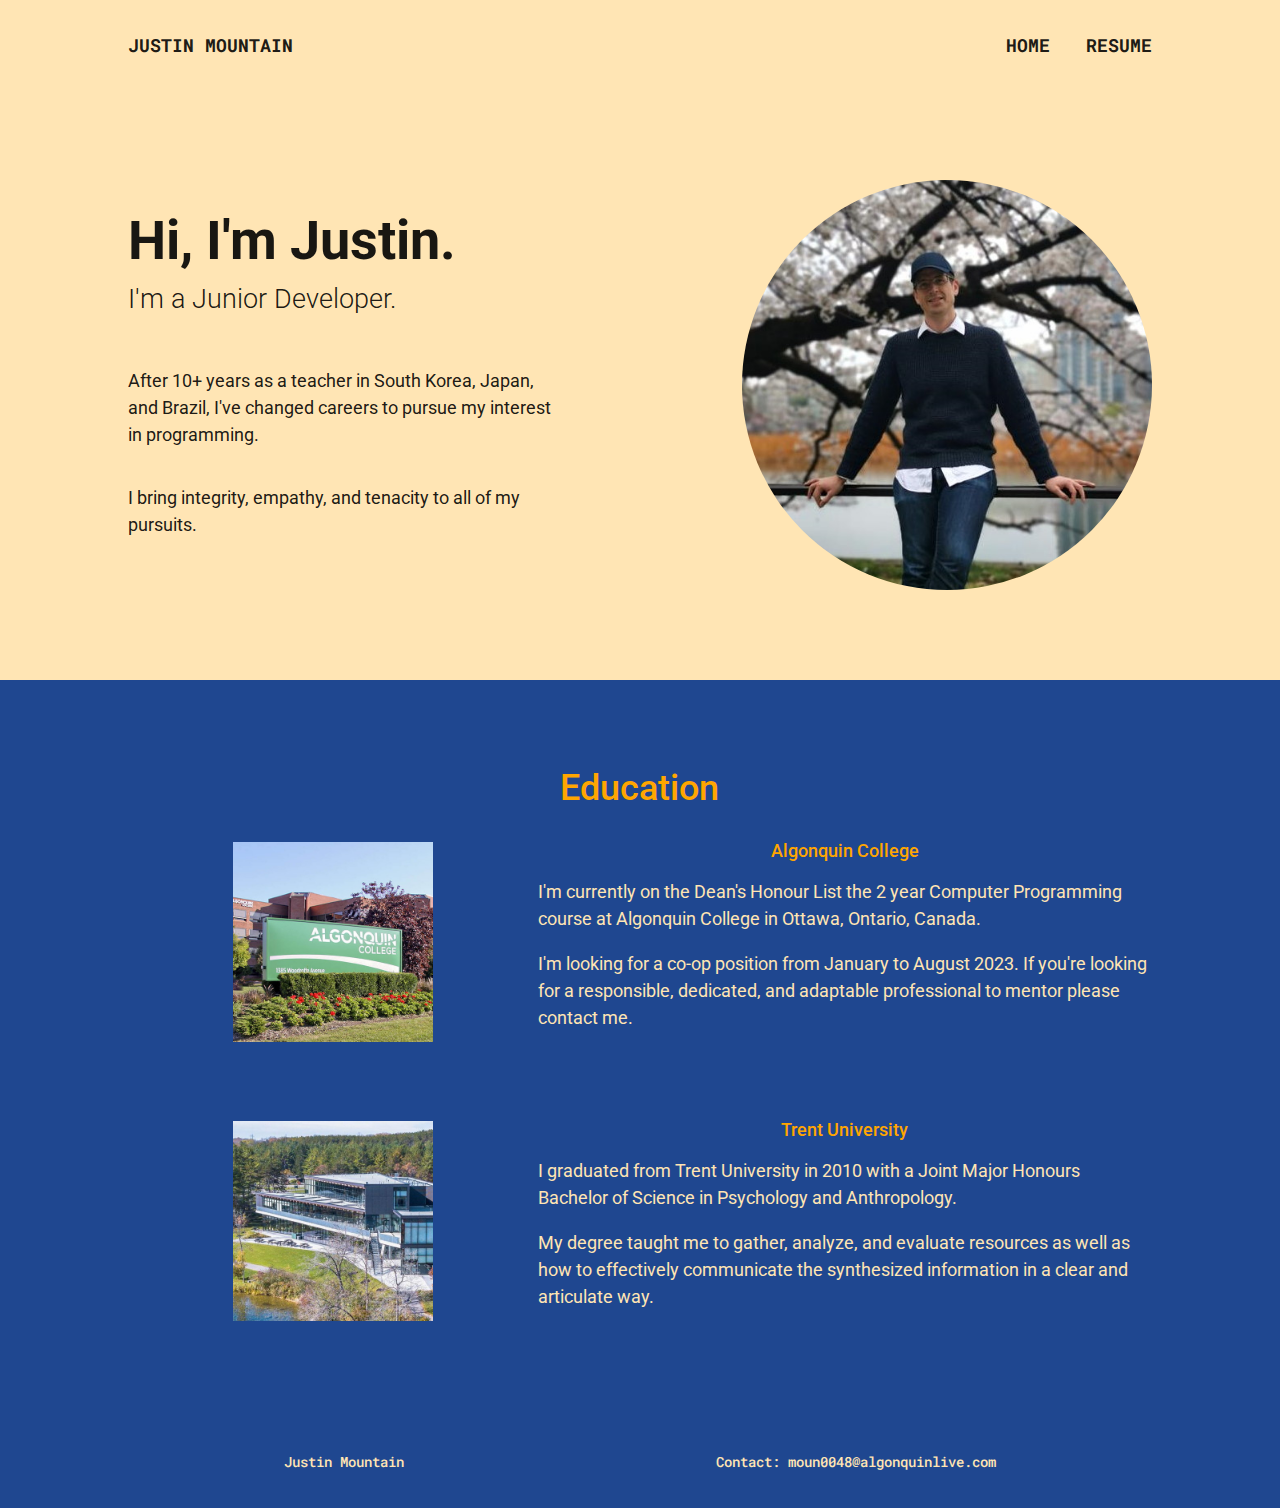
<file: index.html>
<!DOCTYPE html>
<html lang="en">

<head>
    <meta charset="UTF-8">
    <meta http-equiv="X-UA-Compatible" content="IE=edge">
    <meta name="viewport" content="width=device-width, initial-scale=1.0">
    <meta name="author" content="Justin Mountain">
    <meta name="email" content="moun0048@algonquinllive.com">
    <meta name="date" content="2022-06-12">

    <link rel="stylesheet" href="styles/reset.css" type="text/css">
    <link rel="stylesheet" href="styles/main.css" type="text/css">
    <link rel="stylesheet" href="styles/pages/index.css" type="text/css">

    <title>Justin Mountain</title>
</head>

<body>
    <header>
        <h1 id="ch-top">
            <a href="index.html">Justin Mountain</a>
        </h1>
        <nav class="main-nav">
            <ul>
                <li>
                    <a href="index.html">
                        Home
                    </a>
                </li>
                <li>
                    <a href="resume.html">
                        Resume
                    </a>
                </li>
            </ul>
        </nav>
    </header>

    <main>
        <section class="section-hero">
            <img src="images/main/me.jpg" alt="A photo of Justin under cherry blossoms in Tokyo" id="hero-image">
            <div id="hero-text">
                <h2 class="headline">
                    Hi, I'm Justin.
                </h2>
                <p class="byline">
                    I'm a Junior Developer.
                </p>
                <p class="intro">
                    After 10+ years as a teacher in South Korea, Japan, and Brazil, I've changed careers to pursue my
                    interest in programming.
                </p>
                <p class="intro">
                    I bring integrity, empathy, and tenacity to all of my pursuits.
                </p>
            </div>
        </section>

        <section class="section-education">
            <h2 class="h2-education">
                Education
            </h2>
            <div class="algonquin-image">
                <a href="https://www.algonquincollege.com/">
                    <img src="images/main/algonquin.jpg" alt="An image of Algonquin College in Ottawa"
                        class="education-image">
                    <!-- Image from algonquincollege.com -->
                </a>
            </div>

            <div class="algonquin-text">
                <a href="https://www.algonquincollege.com/">
                    <h3 class="h3-education">
                        Algonquin College
                    </h3>
                </a>
                <p class="p-education">
                    I'm currently on the Dean's Honour List the 2 year Computer Programming course at Algonquin
                    College
                    in Ottawa,
                    Ontario, Canada.
                </p>
                <p class="p-education">
                    I'm looking for a co-op position from January to August 2023. If you're looking for a
                    responsible,
                    dedicated, and adaptable professional to mentor please contact me.
                </p>
            </div>

            <div class="trent-image">
                <a href="https://www.trentu.ca/">
                    <img src="images/main/trent.jpg" alt="An image of Trent University's Bata Library"
                        class="education-image">
                </a>
            </div>

            <div class="trent-text">
                <a href="https://www.trentu.ca/">
                    <h3 class="h3-education">
                        Trent University
                    </h3>
                </a>
                <p class="p-education">
                    I graduated from Trent University in 2010 with a Joint Major Honours Bachelor of Science in
                    Psychology and Anthropology.
                </p>
                <p class="p-education">
                    My degree taught me to gather, analyze, and evaluate resources as
                    well as how to effectively communicate the synthesized information in a clear and articulate way.
                </p>
            </div>
        </section>

    </main>

    <footer>
        <div class="foot-name">
            <a href="#top">Justin Mountain</a>
        </div>
        <div class="foot-contact">
            Contact: <a href="mailto:moun0048@algonquinlive.com">moun0048@algonquinlive.com</a>
        </div>
    </footer>
</body>

</html>
</file>
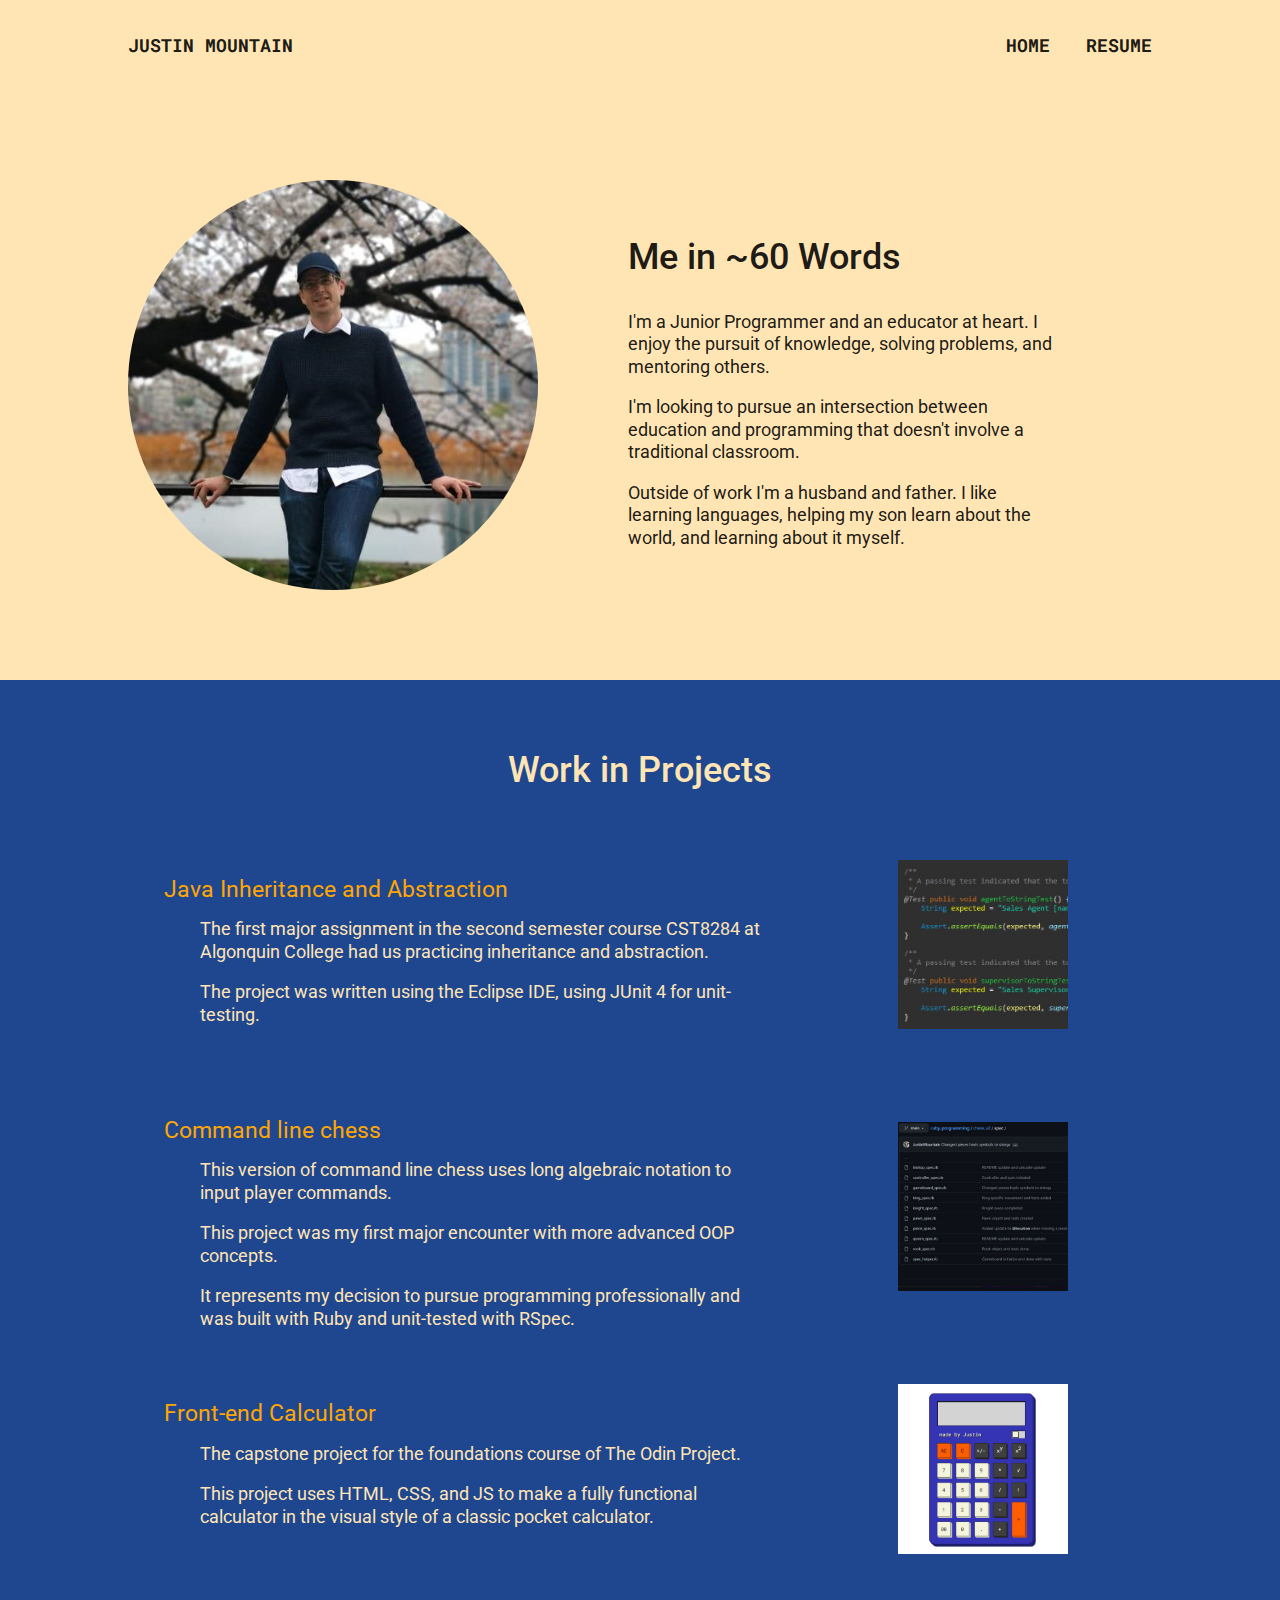
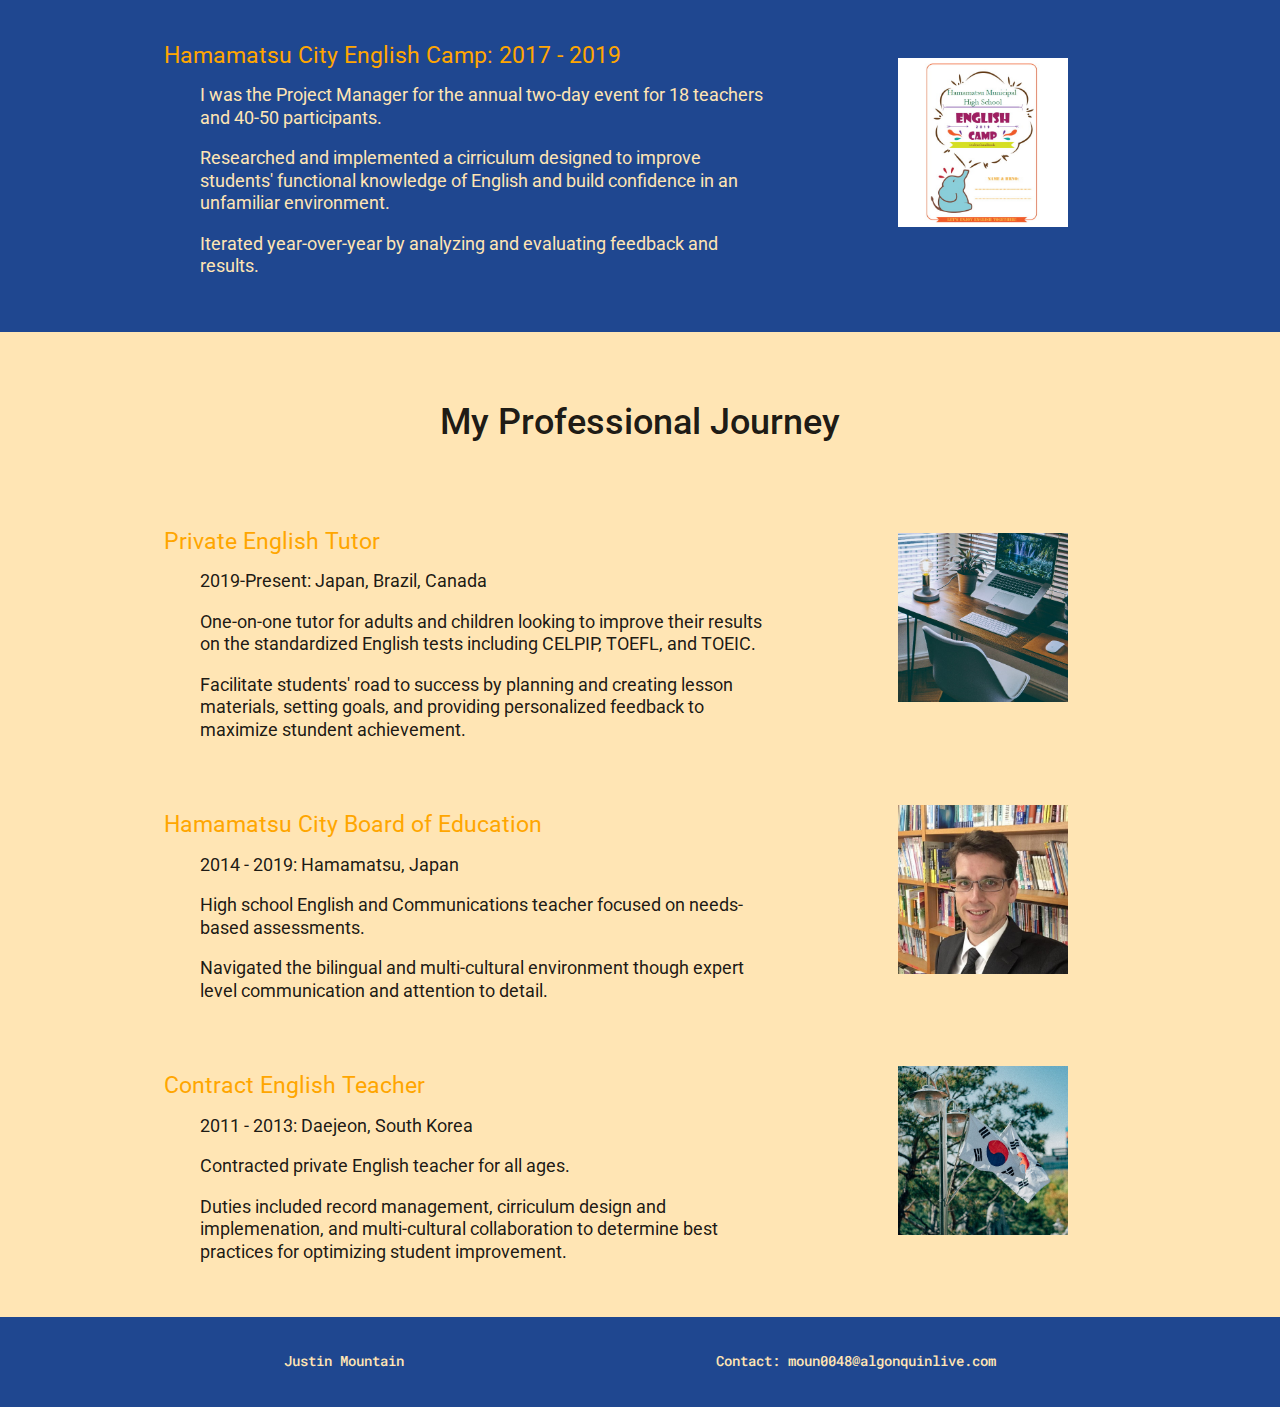
<file: resume.html>
<!DOCTYPE html>
<html lang="en">

<head>
    <meta charset="UTF-8">
    <meta http-equiv="X-UA-Compatible" content="IE=edge">
    <meta name="viewport" content="width=device-width, initial-scale=1.0">
    <meta name="author" content="Justin Mountain">
    <meta name="email" content="moun0048@algonquinllive.com">
    <meta name="date" content="2022-06-12">

    <link rel="stylesheet" href="styles/reset.css" type="text/css">
    <link rel="stylesheet" href="styles/main.css" type="text/css">
    <link rel="stylesheet" href="styles/pages/resume.css" type="text/css">

    <title>Justin Mountain - Resume</title>
</head>

<body>
    <header>
        <h1 id="ch-top">
            <a href="index.html">Justin Mountain</a>
        </h1>
        <nav class="main-nav">
            <ul>
                <li>
                    <a href="index.html">
                        Home
                    </a>
                </li>
                <li>
                    <a href="resume.html">
                        Resume
                    </a>
                </li>
            </ul>
        </nav>
    </header>

    <main>
        <section class="section-resume-intro">
            <img src="images/main/me.jpg" alt="A photo of Justin under cherry blossoms in Tokyo" id="resume-hero-image">

            <div id="resume-hero">
                <h2 class="h2-resume-about">
                    Me in ~60 Words </h2>
                <p class="p-about">
                    I'm a Junior Programmer and an educator at heart. I enjoy the pursuit of knowledge, solving
                    problems,
                    and mentoring others.
                </p>
                <p class="p-about">
                    I'm looking to pursue an intersection between education and programming that doesn't involve
                    a traditional classroom.
                </p>
                <p class="p-about">
                    Outside of work I'm a husband and father. I like learning languages, helping my son learn
                    about the
                    world, and learning about it myself.
                </p>
            </div>
        </section>

        <section id="section-resume-projects">
            <h2 class="h2-resume-projects">
                Work in Projects
            </h2>

            <img src="images/projects/java.jpg" alt="An image of JUnit4 unit tests" class="resume-image"
                id="course-image">
            <div id="course-text">
                <h3 class="h3-projects">
                    Java Inheritance and Abstraction
                </h3>
                <p class="p-projects">
                    The first major assignment in the second semester course CST8284 at Algonquin College had us
                    practicing inheritance and abstraction.
                </p>
                <p class="p-projects">
                    The project was written using the Eclipse IDE, using JUnit 4 for unit-testing.
                </p>
            </div>

            <img src="images/projects/chess.jpg" alt="Git repo for command line Chess with Ruby and RSPec"
                class="resume-image" id="chess-image">
            <div id="chess-text">
                <a href="https://github.com/JustinMountain/ruby_programming/tree/main/chess_v2">
                    <h3 class="h3-projects">
                        Command line chess
                    </h3>
                </a>
                <p class="p-projects">
                    This version of command line chess uses long algebraic notation to input player commands.
                </p>
                <p class="p-projects">
                    This project was my first major encounter with more advanced OOP concepts.
                </p>
                <p class="p-projects">
                    It represents my decision to pursue programming professionally and was built with Ruby and
                    unit-tested
                    with RSpec.
                </p>
            </div>

            <img src="images/projects/calc.jpg" alt="A picture of a front-end calculator" class="resume-image"
                id="calc-image">
            <div id="calc-text">
                <a href="https://github.com/JustinMountain/calculator">
                    <h3 class="h3-projects">
                        Front-end Calculator
                    </h3>
                </a>
                <p class="p-projects">
                    The capstone project for the foundations course of The Odin Project.
                </p>
                <p class="p-projects">
                    This project uses HTML, CSS, and JS to make a fully functional calculator in the visual style of a
                    classic pocket calculator.
                </p>
            </div>

            <img src="images/projects/englishcamp.jpg" alt="The front cover for the English Camp booklet"
                class="resume-image" id="english-image">
            <div id="english-text">
                <h3 class="h3-projects">
                    Hamamatsu City English Camp: 2017 - 2019
                </h3>
                <p class="p-projects">
                    I was the Project Manager for the annual two-day event for 18 teachers and 40-50 participants.
                </p>
                <p class="p-projects">
                    Researched and implemented a cirriculum designed to improve students' functional knowledge of
                    English
                    and
                    build confidence in an unfamiliar environment.
                </p>
                <p class="p-projects">
                    Iterated year-over-year by analyzing and evaluating feedback and results.
                </p>
            </div>
        </section>

        <section id="section-resume-professional">
            <h2 class="h2-resume-professional">
                My Professional Journey
            </h2>

            <img src="images/professional/tutor.jpg" alt="Home-office desk" class="resume-image" id="tutor-image">
            <!-- Image found on Unsplash at https://unsplash.com/photos/9q3I8XhesQI -->
            <div id="tutor-text">
                <h3 class="h3-professional">
                    Private English Tutor
                </h3>
                <p class="p-professional">
                    2019-Present: Japan, Brazil, Canada
                </p>
                <p class="p-professional">
                    One-on-one tutor for adults and children looking to improve their results on the standardized
                    English
                    tests including CELPIP, TOEFL, and TOEIC.
                </p>
                <p class="p-professional">
                    Facilitate students' road to success by planning and creating lesson materials, setting goals, and
                    providing personalized feedback to maximize stundent achievement.
                </p>
            </div>

            <img src="images/professional/ichi.jpg" alt="Justin at Ichiritsu High School" class="resume-image"
                id="japan-image">
            <div id="japan-text">
                <h3 class="h3-professional">
                    Hamamatsu City Board of Education
                </h3>
                <p class="p-professional">
                    2014 - 2019: Hamamatsu, Japan
                </p>
                <p class="p-professional">
                    High school English and Communications teacher focused on needs-based assessments.
                </p>
                <p class="p-professional">
                    Navigated the bilingual and multi-cultural environment though expert level communication and
                    attention
                    to detail.
                </p>
            </div>

            <img src="images/professional/korea.jpg" alt="The Korean flag" class="resume-image" id="korea-image">
            <!-- Image found on Unsplash at https://unsplash.com/photos/qjsmpf0aO48 -->
            <div id="korea-text">
                <h3 class="h3-professional">
                    Contract English Teacher
                </h3>
                <p class="p-professional">
                    2011 - 2013: Daejeon, South Korea
                </p>
                <p class="p-professional">
                    Contracted private English teacher for all ages.
                </p>
                <p class="p-professional">
                    Duties included record management, cirriculum design and implemenation, and multi-cultural
                    collaboration
                    to determine best practices for optimizing student improvement.
                </p>
            </div>
        </section>
    </main>

    <footer>
        <div class="foot-name">
            <a href="#top">Justin Mountain</a>
        </div>
        <div class="foot-contact">
            Contact: <a href="mailto:moun0048@algonquinlive.com">moun0048@algonquinlive.com</a>
        </div>
    </footer>
</body>

</html>
</file>
<file: styles/main.css>
/* Table of Contents
Fonts
Variables
Main Styling
Header
Footer */

/* Fonts - Roboto and Roboto Mono */
@import url('https://fonts.googleapis.com/css2?family=Roboto+Mono:wght@200;300;400;500;600;700;900&display=swap');
@import url('https://fonts.googleapis.com/css2?family=Roboto:wght@100;300;400;500;700;900&display=swap');

/* Variables */
:root {
    --clr-black: rgba(0, 0, 0, 0.9);
    --clr-beige: hsla(39, 100%, 85.3%, 1);
    --clr-gold: hsla(39, 100%, 50%, 1);
    --clr-blue: hsla(221, 46.8%, 42.7%, 1);
    --clr-navy: hsla(219, 64.6%, 34.3%, 1);

    --ff-main: 'Roboto', sans-serif;
    --ff-mono: 'Roboto Mono', monospace;

    --padding: 10%;
}

/* Main Styling */
html {
    font-family: var(--ff-main);
    font-size: 1.125rem;
    font-weight: 500;
    max-width: 1920px;
    background-color: var(--clr-beige);
    color: var(--clr-black);
}

section {
    padding: 0 var(--padding);
}

/* Header */
header {
    width: 100%;
    height: 5rem;
    padding: 0 var(--padding);

    display: flex;
    align-items: center;
    justify-content: space-between;

    font-family: var(--ff-mono);
    font-weight: 700;
    text-transform: uppercase;
}

a {
    text-decoration: none;
}

h1 a {
    text-decoration: none;
    color: var(--clr-black);
}

h1 a:hover,
h1 a:focus {
    text-decoration: underline;
    color: var(--clr-navy);
}

nav ul {
    display: flex;
    justify-content: flex-end;
}

nav li {
    margin-left: 2rem;
}

nav a {
    text-decoration: none;
    color: var(--clr-black);
}

nav a:hover,
nav a:focus {
    text-decoration: underline;
    color: var(--clr-navy);
}

/* Footer */
footer {
    width: 100%;
    height: 5rem;
    padding: 0 var(--padding);

    display: flex;
    align-items: center;
    justify-content: space-around;

    font-family: var(--ff-mono);
    font-size: 0.75rem;

    background-color: var(--clr-navy);
    color: var(--clr-beige);
}

.foot-contact a,
.foot-name a {
    text-decoration: none;
    color: var(--clr-beige);
}

.foot-contact a:hover,
.foot-contact a:focus,
.foot-name a:hover,
.foot-name a:focus {
    text-decoration: underline;
    color: var(--clr-gold);
}
</file>
<file: styles/pages/index.css>
/* Hero Section */
.section-hero {
  display: grid;
  grid-template-columns: 60% 40%;
  grid-template-areas: "hero-text hero-image";
  align-items: center;
  margin: 5rem 0;
}

#hero-text {
  grid-area: hero-text;
  padding-right: 10rem;
}

#hero-image {
  border-radius: 100vw;
  display: block;
  margin: 0 auto;
  width: 100%;
  max-width: 500px;
  grid-area: hero-image;
}

.headline {
  font-size: 3rem;
  font-weight: 700;
  padding-bottom: 1rem;
}

.byline {
  font-size: 1.5rem;
  font-weight: 300;
  padding-bottom: 2rem;
}

.intro {
  padding: 1rem 0;
  font-weight: 400;
  line-height: 1.5rem;
}

/* Education Section */
.section-education {
  display: grid;
  grid-template-columns: 40% 60%;
  grid-template-areas:
      "education-heading education-heading"
      "algonquin-image algonquin-text"
      "trent-image trent-text";
  background-color: var(--clr-navy);
  color: var(--clr-beige);
  padding-top: 3rem;
  padding-bottom: 3rem;
}

.h2-education {
  grid-area: education-heading;
  text-align: center;
  font-size: 2rem;
  padding-top: 2rem;
  color: var(--clr-gold);
}

.h3-education {
  color: var(--clr-gold);
}

.education-image {
  max-width: 200px;
}

.algonquin-image {
  grid-area: algonquin-image;
  margin: 0 auto;
  padding: 2rem 0;
}

.algonquin-text {
  grid-area: algonquin-text;
  margin: auto;
  padding: 2rem 0;
}

.trent-image {
  grid-area: trent-image;
  margin: 0 auto;
  padding: 2rem 0;
}

.trent-text {
  grid-area: trent-text;
  margin: auto;
  padding: 2rem 0;
}

.h3-education {
  text-align: center;
  padding-bottom: 1rem;
}

.p-education {
  line-height: 1.5rem;
  font-weight: 400;
  padding-bottom: 1rem;
}


/* Links Section */
.section-links {
  padding-top: 5rem;
  padding-bottom: 5rem;
  display: flex;
  justify-content: center;
  gap: 2rem;
}

.section-links * {
  margin: 0 auto;
}

.links-image {
  display: block;
  align-items: center;
  border-radius: 100vw;
  max-width: 200px;
}

.h2-links {
  padding-top: 2rem;
}
</file>
<file: styles/pages/resume.css>
/* Resume Hero Section */
.section-resume-intro {
  display: grid;
  grid-template-columns: 40% 60%;
  grid-template-areas: "resume-hero-image resume-hero";
  align-items: center;
  margin: 5rem 0;
  gap: 5rem;
}

#resume-hero {
  grid-area: resume-hero;
  padding-right: 10rem;
}

#resume-hero-image {
  border-radius: 100vw;
  display: block;
  margin: 0 auto;
  width: 100%;
  max-width: 500px;
  grid-area: resume-hero-image;
}

/* Main Styling */
h2 {
  font-size: 2rem;
  margin: 2rem 0;
}

h3 {
  color: var(--clr-gold);
  font-size: 1.25rem;
  font-weight: 400;
  margin: 3rem 0 1rem 0;
}

p {
  margin: 1rem 0;
  line-height: 1.25rem;
  font-weight: 400;
}

.resume-image {
  float: right;
  padding: 2rem var(--padding) 2rem 0;
  margin: auto;
  max-width: 200px;
}

/* Projects */
#section-resume-projects {
  display: grid;
  grid-template-columns: 70% 30%;
  grid-template-rows: 3rem, repeat(4, 1fr);
  grid-template-areas:
      "projects-heading projects-heading"
      "course-text course-image"
      "chess-text chess-image"
      "calc-text calc-image"
      "english-text english-image";

  background-color: var(--clr-navy);
  color: var(--clr-beige);
  padding-top: 2rem;
  padding-bottom: 2rem;
}

.h2-resume-projects {
  text-align: center;
  grid-area: projects-heading;
}

.h3-projects {
  padding: 0 calc(var(--padding) / 2);
}

#chess-text {
  grid-area: chess-text;
}

#chess-image {
  grid-area: chess-image;
}

#calc-text {
  grid-area: calc-text;
}

#calc-image {
  grid-area: calc-image;
}

#course-text {
  grid-area: course-text;
}

#course-image {
  grid-area: course-image;
}

#english-text {
  grid-area: english-text;
}

#english-image {
  grid-area: english-image;
}

.p-projects {
  font-weight: 400;
  padding: 0 var(--padding);
}

/* Professional Journey */
#section-resume-professional {
  display: grid;
  grid-template-columns: 70% 30%;
  grid-template-rows: 3rem, repeat(3, 1fr);
  grid-template-areas:
      "professional-heading professional-heading"
      "tutor-text tutor-image"
      "japan-text japan-image"
      "korea-text korea-image";

  padding-top: 2rem;
  padding-bottom: 2rem;
}

.h2-resume-professional {
  text-align: center;
  grid-area: professional-heading;
}

.h3-professional {
  padding: 0 calc(var(--padding) / 2);
}

#tutor-text {
  grid-area: tutor-text;
}

#tutor-image {
  grid-area: tutor-image;

}

#japan-text {
  grid-area: japan-text;

}

#japan-image {
  grid-area: japan-image;

}

#korea-text {
  grid-area: korea-text;

}

#korea-image {
  grid-area: korea-image;

}

.p-professional {
  font-weight: 400;
  padding: 0 var(--padding);
}
</file>
